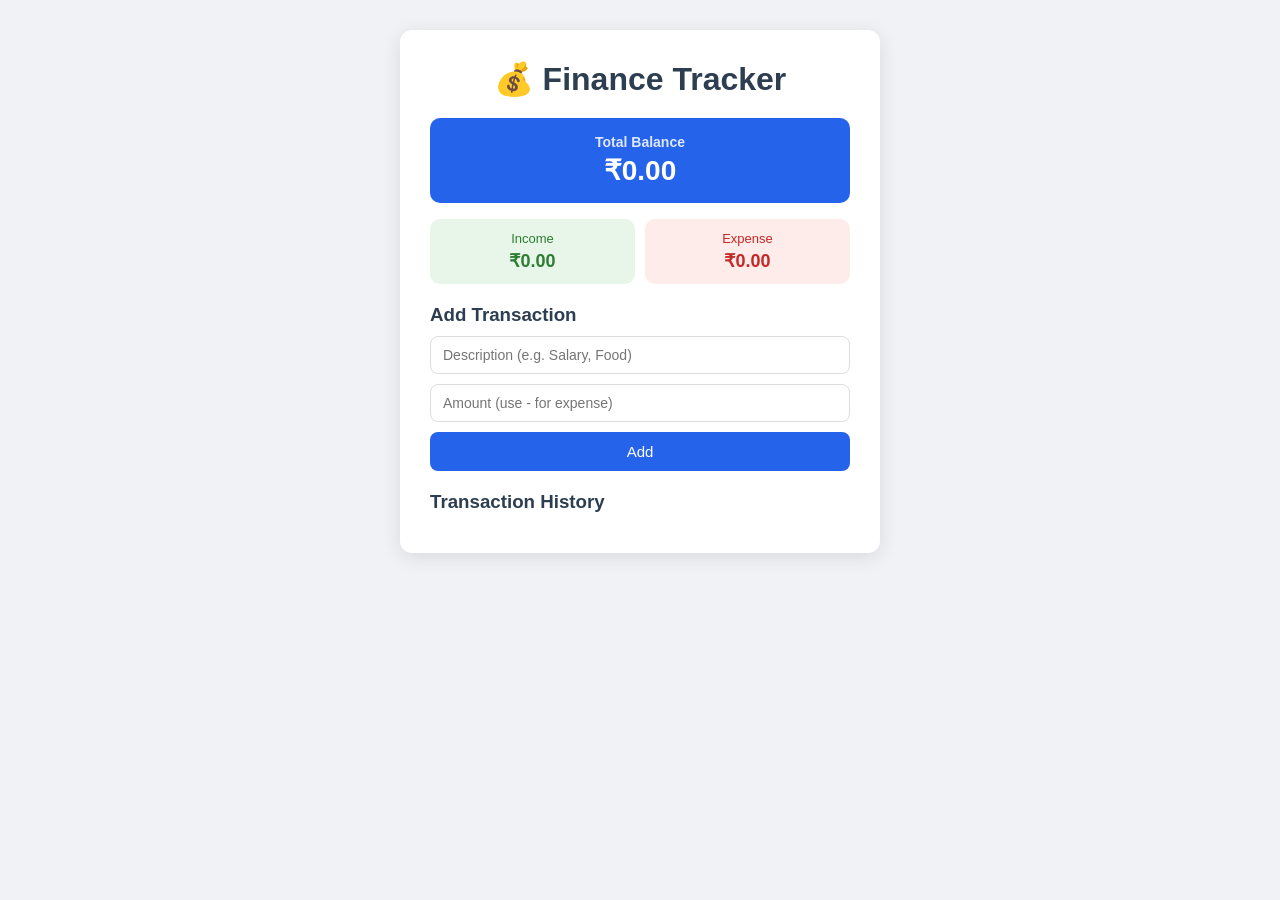
<file: index.html>
<!DOCTYPE html>
<html lang="en">
<head>
  <meta charset="UTF-8">
  <meta name="viewport" content="width=device-width, initial-scale=1.0">
  <title>Finance Tracker</title>
  <link rel="stylesheet" href="./financetracker.css">
</head>
<body>

  <div class="container">
    <h1>💰 Finance Tracker</h1>

    <!-- Balance -->
    <div class="balance-box">
      <h2>Total Balance</h2>
      <h3 id="balance">₹0.00</h3>
    </div>

    <!-- Income & Expense Summary -->
    <div class="summary">
      <div class="income">
        <p>Income</p>
        <span id="total-income">₹0.00</span>
      </div>
      <div class="expense">
        <p>Expense</p>
        <span id="total-expense">₹0.00</span>
      </div>
    </div>

    <!-- Add Transaction Form -->
    <div class="form-box">
      <h3>Add Transaction</h3>
      <input type="text" id="desc" placeholder="Description (e.g. Salary, Food)">
      <input type="number" id="amount" placeholder="Amount (use - for expense)">
      <button onclick="addTransaction()">Add</button>
    </div>

    <!-- Transaction List -->
    <div class="history">
      <h3>Transaction History</h3>
      <ul id="list"></ul>
    </div>
  </div>

  <script src="./financetracker.js"></script>
</body>
</html>
</file>
<file: financetracker.css>
* {
  margin: 0;
  padding: 0;
  box-sizing: border-box;
}

body {
  font-family: 'Segoe UI', sans-serif;
  background: #f0f2f5;
  display: flex;
  justify-content: center;
  padding: 30px 10px;
}

.container {
  background: white;
  border-radius: 12px;
  padding: 30px;
  width: 100%;
  max-width: 480px;
  box-shadow: 0 4px 20px rgba(0,0,0,0.1);
}

h1 {
  text-align: center;
  color: #2c3e50;
  margin-bottom: 20px;
}

/* Balance Box */
.balance-box {
  text-align: center;
  background: #2563eb;
  color: white;
  border-radius: 10px;
  padding: 16px;
  margin-bottom: 16px;
}

.balance-box h2 {
  font-size: 14px;
  opacity: 0.85;
}

.balance-box h3 {
  font-size: 28px;
  margin-top: 4px;
}

/* Summary */
.summary {
  display: flex;
  justify-content: space-between;
  margin-bottom: 20px;
  gap: 10px;
}

.income, .expense {
  flex: 1;
  text-align: center;
  padding: 12px;
  border-radius: 10px;
}

.income {
  background: #e8f5e9;
  color: #2e7d32;
}

.expense {
  background: #fdecea;
  color: #c62828;
}

.income p, .expense p {
  font-size: 13px;
  margin-bottom: 4px;
}

.income span, .expense span {
  font-size: 18px;
  font-weight: bold;
}

/* Form */
.form-box {
  margin-bottom: 20px;
}

.form-box h3 {
  margin-bottom: 10px;
  color: #2c3e50;
}

.form-box input {
  width: 100%;
  padding: 10px 12px;
  margin-bottom: 10px;
  border: 1px solid #ddd;
  border-radius: 8px;
  font-size: 14px;
  outline: none;
}

.form-box input:focus {
  border-color: #2563eb;
}

.form-box button {
  width: 100%;
  padding: 11px;
  background: #2563eb;
  color: white;
  border: none;
  border-radius: 8px;
  font-size: 15px;
  cursor: pointer;
}

.form-box button:hover {
  background: #1d4ed8;
}

/* History */
.history h3 {
  margin-bottom: 10px;
  color: #2c3e50;
}

#list {
  list-style: none;
}

#list li {
  display: flex;
  justify-content: space-between;
  align-items: center;
  padding: 10px 12px;
  margin-bottom: 8px;
  border-radius: 8px;
  font-size: 14px;
  border-left: 4px solid;
}

#list li.income-item {
  background: #e8f5e9;
  border-color: #2e7d32;
  color: #2e7d32;
}

#list li.expense-item {
  background: #fdecea;
  border-color: #c62828;
  color: #c62828;
}

.delete-btn {
  background: none;
  border: none;
  cursor: pointer;
  font-size: 16px;
  color: inherit;
  opacity: 0.6;
}

.delete-btn:hover {
  opacity: 1;
}
</file>
